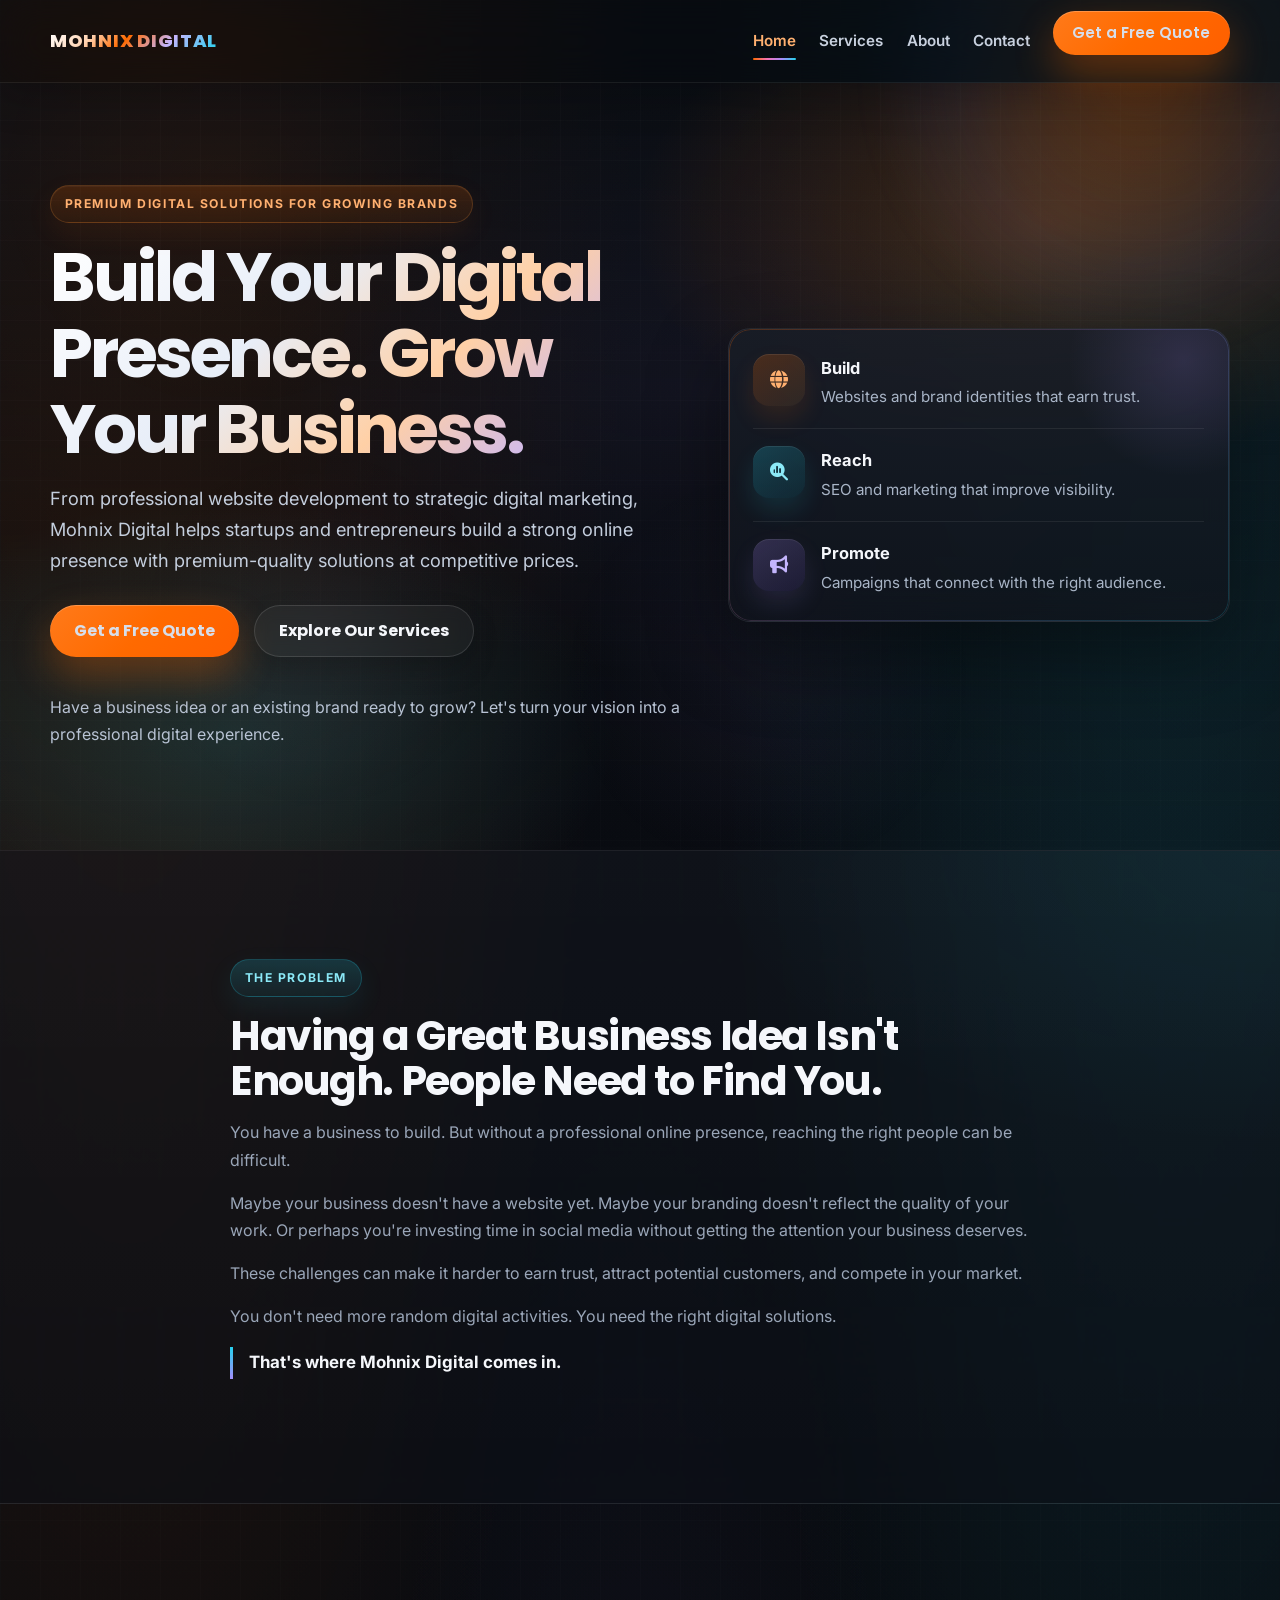
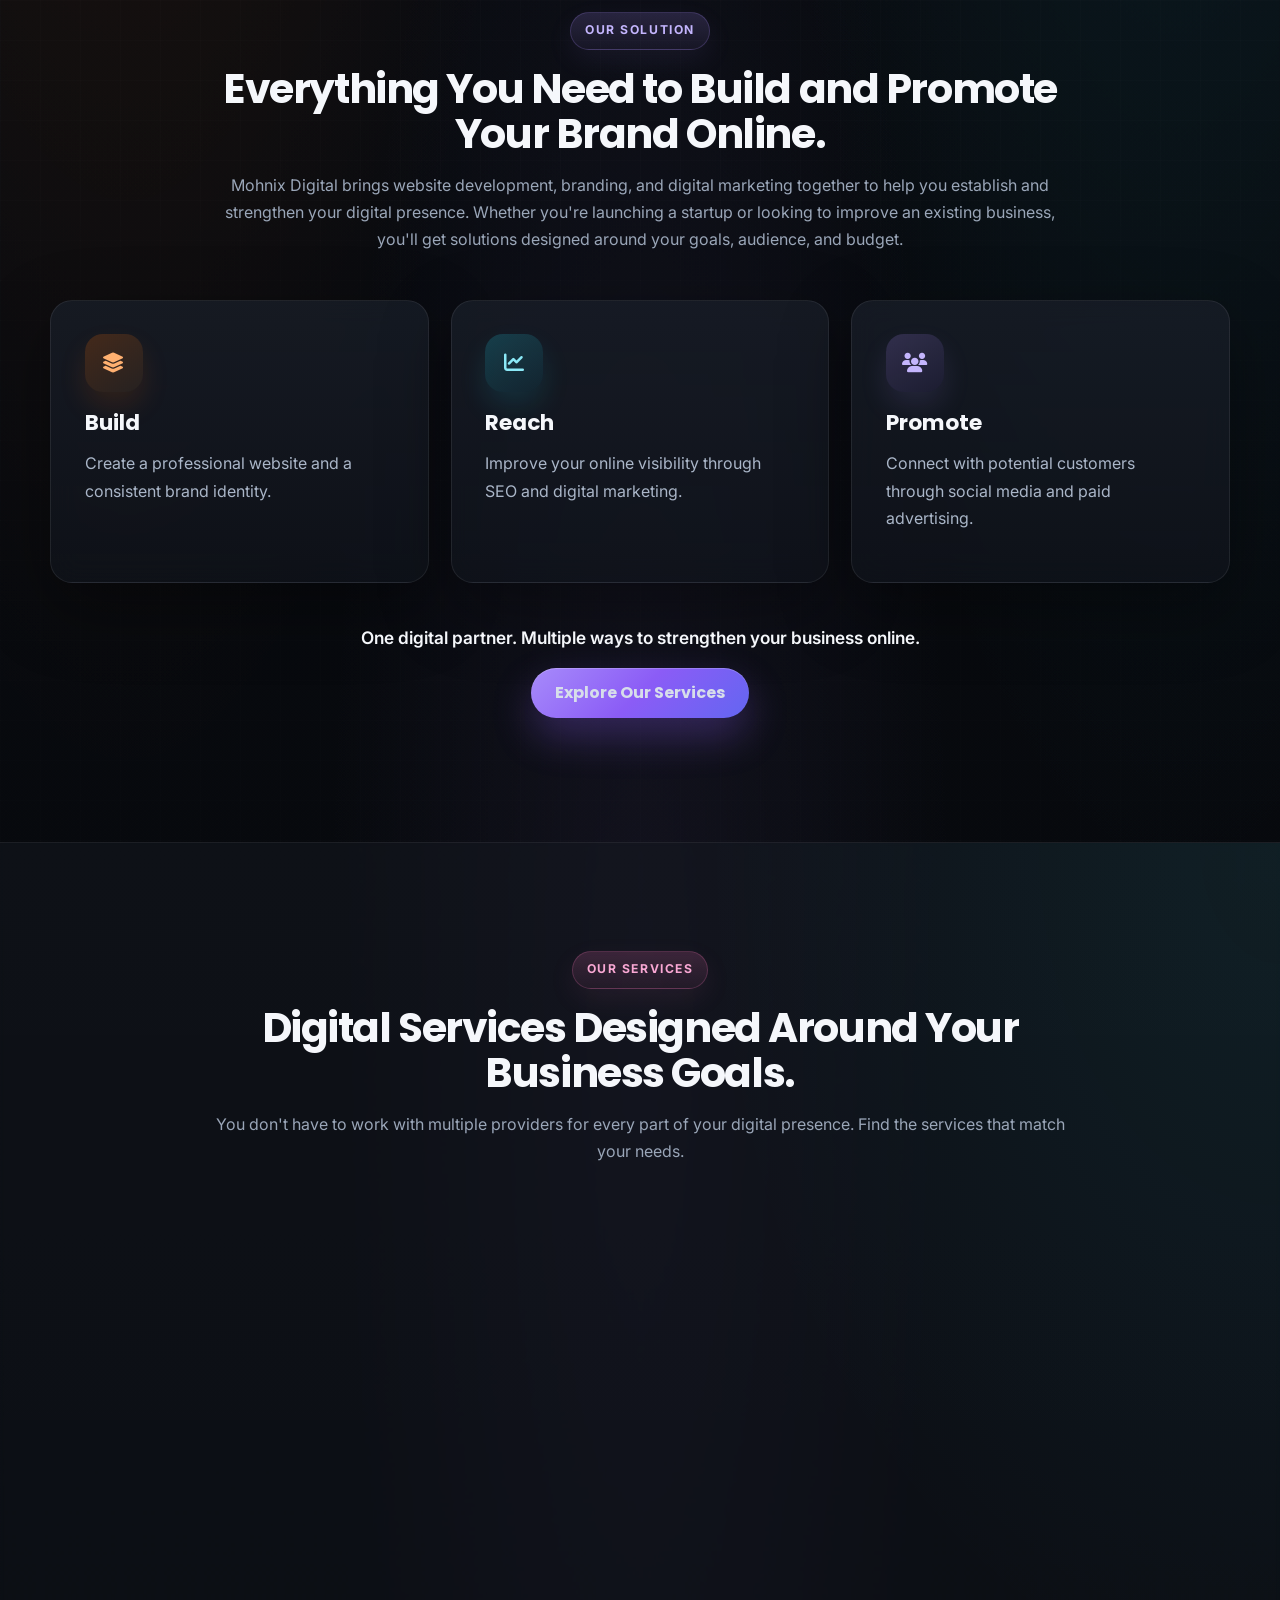
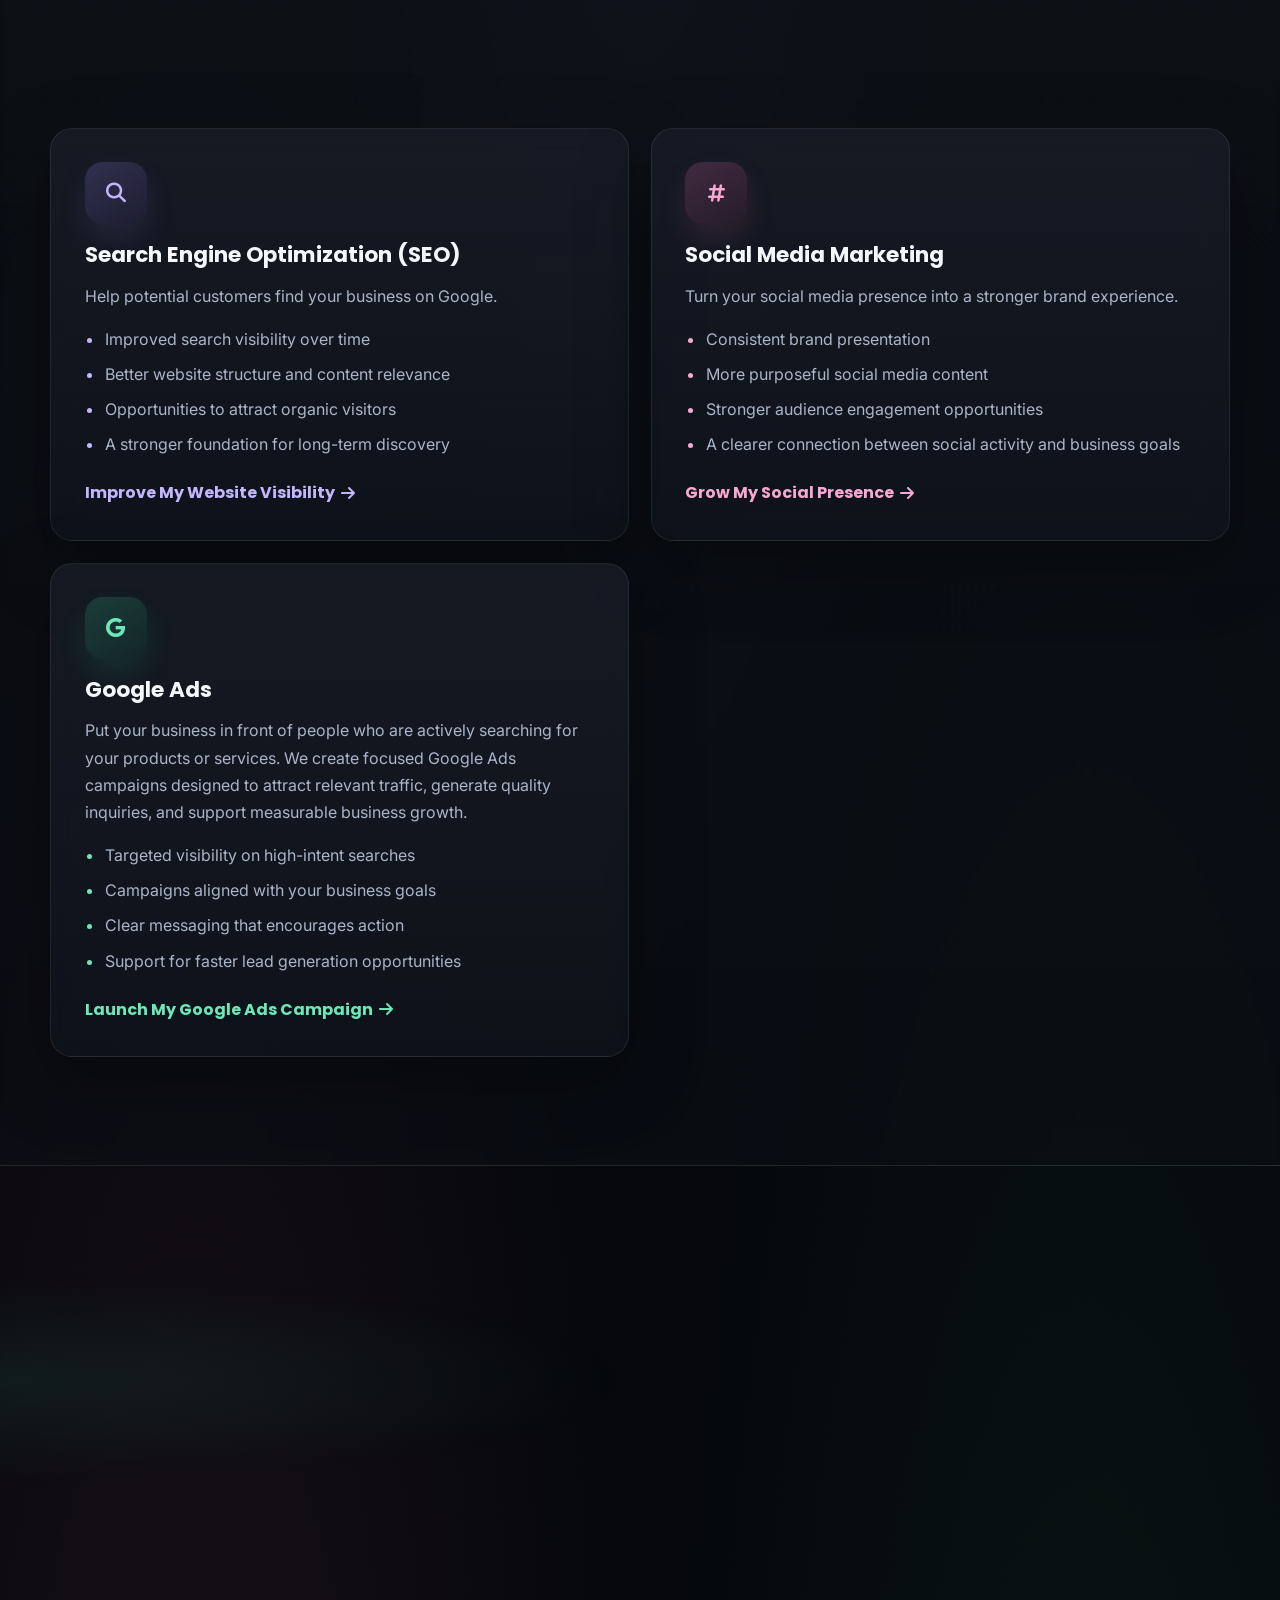
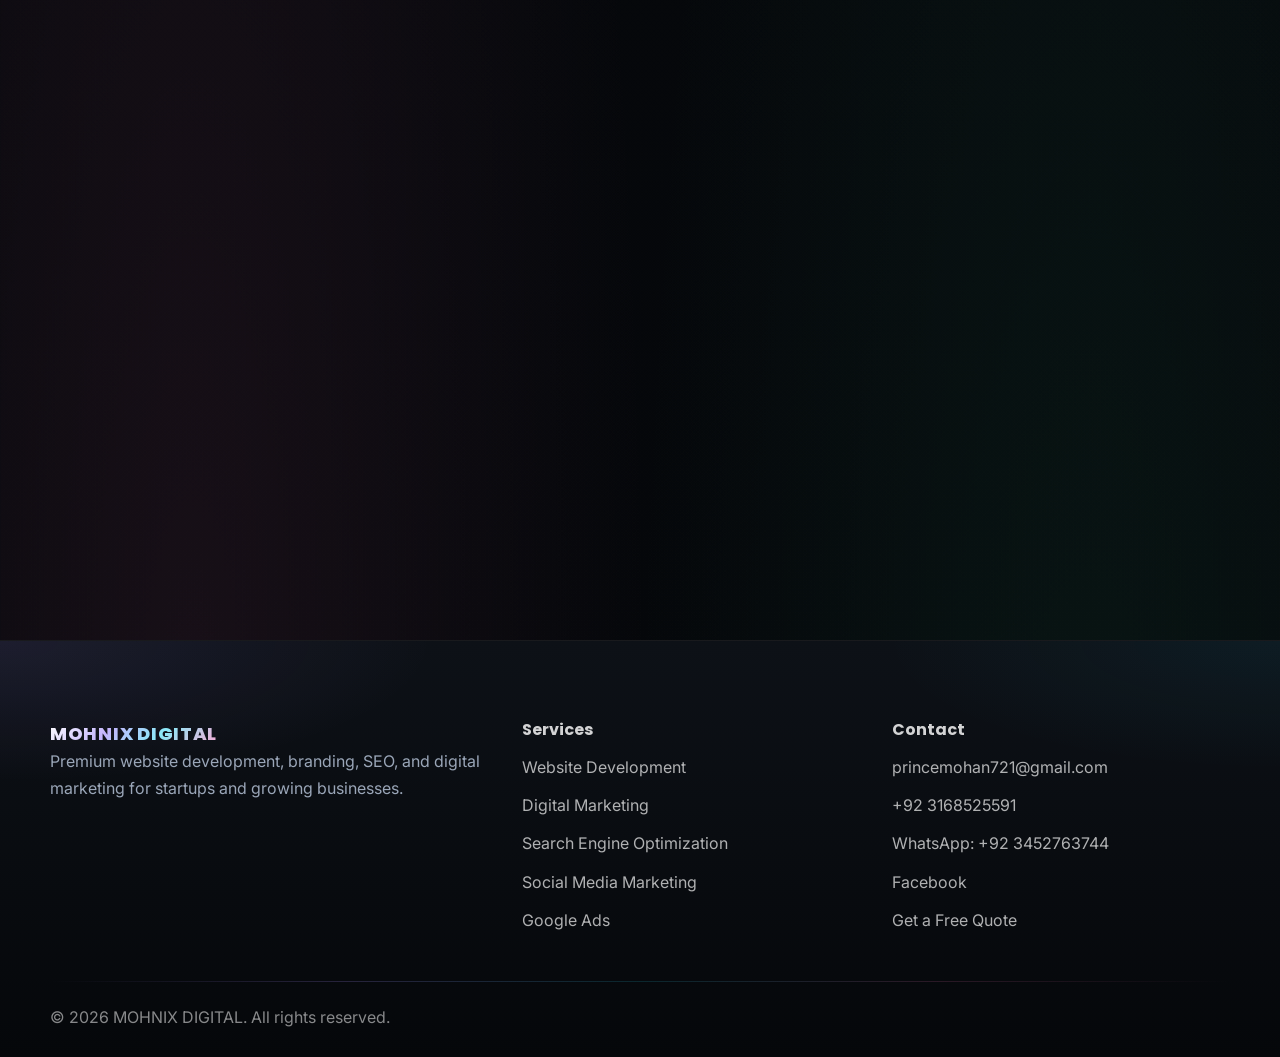
<file: index.html>
<!DOCTYPE html>
<html lang="en">
<head>
  <meta charset="UTF-8">
  <meta name="viewport" content="width=device-width, initial-scale=1.0">
  <meta name="theme-color" content="#07090d">
  <meta name="description" content="Mohnix Digital helps startups and entrepreneurs build a strong online presence with website development, branding, SEO, and digital marketing.">
  <title>MOHNIX DIGITAL | Build Your Digital Presence</title>
  <link rel="icon" href="favicon.svg" type="image/svg+xml">
  <link rel="preconnect" href="https://fonts.googleapis.com">
  <link rel="preconnect" href="https://fonts.gstatic.com" crossorigin>
  <link href="https://fonts.googleapis.com/css2?family=Inter:wght@400;500;600;700&family=Poppins:wght@500;600;700;800&display=swap" rel="stylesheet">
  <link rel="stylesheet" href="https://cdnjs.cloudflare.com/ajax/libs/font-awesome/6.5.2/css/all.min.css">
  <link rel="stylesheet" href="style.css">
</head>
<body>
  <header class="site-header">
    <div class="container nav-wrap">
      <a class="logo" href="index.html">MOHNIX DIGITAL</a>
      <button class="menu-toggle" aria-label="Toggle navigation" aria-expanded="false" aria-controls="site-nav">
        <span></span><span></span><span></span>
      </button>
      <nav class="site-nav" id="site-nav">
        <a href="index.html" class="active">Home</a>
        <a href="services.html">Services</a>
        <a href="#about">About</a>
        <a href="#quote">Contact</a>
        <a href="#quote" class="btn btn-primary nav-cta">Get a Free Quote</a>
      </nav>
    </div>
  </header>

  <main>
    <section class="hero">
      <div class="container hero-grid">
        <div class="hero-copy reveal">
          <p class="eyebrow">Premium Digital Solutions for Growing Brands</p>
          <h1>Build Your Digital Presence. Grow Your Business.</h1>
          <p class="lead">From professional website development to strategic digital marketing, Mohnix Digital helps startups and entrepreneurs build a strong online presence with premium-quality solutions at competitive prices.</p>
          <div class="hero-actions">
            <a href="#quote" class="btn btn-primary">Get a Free Quote</a>
            <a href="services.html" class="btn btn-secondary">Explore Our Services</a>
          </div>
          <p class="supporting">Have a business idea or an existing brand ready to grow? Let's turn your vision into a professional digital experience.</p>
        </div>
        <div class="hero-panel reveal">
          <div class="panel-card">
            <div class="panel-stat">
              <i class="fa-solid fa-globe"></i>
              <div>
                <strong>Build</strong>
                <span>Websites and brand identities that earn trust.</span>
              </div>
            </div>
            <div class="panel-stat">
              <i class="fa-solid fa-magnifying-glass-chart"></i>
              <div>
                <strong>Reach</strong>
                <span>SEO and marketing that improve visibility.</span>
              </div>
            </div>
            <div class="panel-stat">
              <i class="fa-solid fa-bullhorn"></i>
              <div>
                <strong>Promote</strong>
                <span>Campaigns that connect with the right audience.</span>
              </div>
            </div>
          </div>
        </div>
      </div>
    </section>

    <section class="section section-light" id="problem">
      <div class="container narrow reveal">
        <p class="eyebrow">The Problem</p>
        <h2>Having a Great Business Idea Isn't Enough. People Need to Find You.</h2>
        <p>You have a business to build. But without a professional online presence, reaching the right people can be difficult.</p>
        <p>Maybe your business doesn't have a website yet. Maybe your branding doesn't reflect the quality of your work. Or perhaps you're investing time in social media without getting the attention your business deserves.</p>
        <p>These challenges can make it harder to earn trust, attract potential customers, and compete in your market.</p>
        <p>You don't need more random digital activities. You need the right digital solutions.</p>
        <p class="highlight-text">That's where Mohnix Digital comes in.</p>
      </div>
    </section>

    <section class="section" id="solution">
      <div class="container">
        <div class="section-heading reveal">
          <p class="eyebrow">Our Solution</p>
          <h2>Everything You Need to Build and Promote Your Brand Online.</h2>
          <p>Mohnix Digital brings website development, branding, and digital marketing together to help you establish and strengthen your digital presence. Whether you're launching a startup or looking to improve an existing business, you'll get solutions designed around your goals, audience, and budget.</p>
        </div>
        <div class="solution-grid">
          <article class="feature-card reveal">
            <i class="fa-solid fa-layer-group"></i>
            <h3>Build</h3>
            <p>Create a professional website and a consistent brand identity.</p>
          </article>
          <article class="feature-card reveal">
            <i class="fa-solid fa-chart-line"></i>
            <h3>Reach</h3>
            <p>Improve your online visibility through SEO and digital marketing.</p>
          </article>
          <article class="feature-card reveal">
            <i class="fa-solid fa-users"></i>
            <h3>Promote</h3>
            <p>Connect with potential customers through social media and paid advertising.</p>
          </article>
        </div>
        <div class="solution-footer reveal">
          <p>One digital partner. Multiple ways to strengthen your business online.</p>
          <a href="services.html" class="btn btn-primary">Explore Our Services</a>
        </div>
      </div>
    </section>

    <section class="section section-light" id="services">
      <div class="container">
        <div class="section-heading reveal">
          <p class="eyebrow">Our Services</p>
          <h2>Digital Services Designed Around Your Business Goals.</h2>
          <p>You don't have to work with multiple providers for every part of your digital presence. Find the services that match your needs.</p>
        </div>
        <div class="services-grid">
          <article class="service-card reveal">
            <div class="service-icon"><i class="fa-solid fa-laptop-code"></i></div>
            <h3>Website Development</h3>
            <p>Your website should make people take your business seriously. We develop professional websites that communicate your value, present your services clearly, and make it easier for potential customers to take action.</p>
            <ul>
              <li>A professional first impression</li>
              <li>A website structured around your business goals</li>
              <li>Clear information about your products and services</li>
              <li>A convenient way for visitors to contact you</li>
            </ul>
            <a href="services.html#quote" class="text-link">Get a Website Quote <i class="fa-solid fa-arrow-right"></i></a>
          </article>

          <article class="service-card reveal">
            <div class="service-icon"><i class="fa-solid fa-bullseye"></i></div>
            <h3>Digital Marketing</h3>
            <p>Reach the people who are most likely to need what you offer.</p>
            <ul>
              <li>Better alignment between marketing and business goals</li>
              <li>More consistent brand communication</li>
              <li>Opportunities to attract relevant audiences</li>
              <li>A clearer direction for your online promotion</li>
            </ul>
            <a href="services.html#quote" class="text-link">Discuss Your Marketing Needs <i class="fa-solid fa-arrow-right"></i></a>
          </article>

          <article class="service-card reveal">
            <div class="service-icon"><i class="fa-solid fa-magnifying-glass"></i></div>
            <h3>Search Engine Optimization (SEO)</h3>
            <p>Help potential customers find your business on Google.</p>
            <ul>
              <li>Improved search visibility over time</li>
              <li>Better website structure and content relevance</li>
              <li>Opportunities to attract organic visitors</li>
              <li>A stronger foundation for long-term discovery</li>
            </ul>
            <a href="services.html#quote" class="text-link">Improve My Website Visibility <i class="fa-solid fa-arrow-right"></i></a>
          </article>

          <article class="service-card reveal">
            <div class="service-icon"><i class="fa-solid fa-hashtag"></i></div>
            <h3>Social Media Marketing</h3>
            <p>Turn your social media presence into a stronger brand experience.</p>
            <ul>
              <li>Consistent brand presentation</li>
              <li>More purposeful social media content</li>
              <li>Stronger audience engagement opportunities</li>
              <li>A clearer connection between social activity and business goals</li>
            </ul>
            <a href="services.html#quote" class="text-link">Grow My Social Presence <i class="fa-solid fa-arrow-right"></i></a>
          </article>

          <article class="service-card reveal">
            <div class="service-icon"><i class="fa-brands fa-google"></i></div>
            <h3>Google Ads</h3>
            <p>Put your business in front of people who are actively searching for your products or services. We create focused Google Ads campaigns designed to attract relevant traffic, generate quality inquiries, and support measurable business growth.</p>
            <ul>
              <li>Targeted visibility on high-intent searches</li>
              <li>Campaigns aligned with your business goals</li>
              <li>Clear messaging that encourages action</li>
              <li>Support for faster lead generation opportunities</li>
            </ul>
            <a href="services.html#quote" class="text-link">Launch My Google Ads Campaign <i class="fa-solid fa-arrow-right"></i></a>
          </article>
        </div>
      </div>
    </section>

    <section class="section" id="about">
      <div class="container narrow reveal">
        <p class="eyebrow">About</p>
        <h2>About Mohnix Digital</h2>
        <p>Mohnix Digital helps startups and entrepreneurs build a strong online presence with premium-quality digital solutions at competitive prices. We combine thoughtful design, clear messaging, and practical marketing support to help businesses look credible, reach the right audience, and grow with confidence.</p>
      </div>
    </section>

    <section class="section" id="quote">
      <div class="container reveal">
        <div class="quote-card">
          <div class="quote-copy">
            <p class="eyebrow">Get a Free Quote</p>
            <h2>Tell us what your business needs. We’ll help you choose the right digital solution.</h2>
            <p>Reach out for website development, SEO, social media marketing, digital marketing, or Google Ads support.</p>
          </div>
          <div class="quote-contact">
            <p><i class="fa-solid fa-envelope"></i> <a href="mailto:princemohan721@gmail.com">princemohan721@gmail.com</a></p>
            <p><i class="fa-solid fa-phone"></i> <a href="tel:+923168525591">+92 3168525591</a></p>
            <p><i class="fa-brands fa-whatsapp"></i> <a href="https://wa.me/923452763744" target="_blank" rel="noopener noreferrer">WhatsApp: +92 3452763744</a></p>
            <p><i class="fa-brands fa-facebook-f"></i> <a href="https://www.facebook.com/prince.mohan.32081?mibextid=ZbWKwL" target="_blank" rel="noopener noreferrer">Facebook</a></p>
            <p>Al-Haram Hotel Sohrab Katrak Road, Saddar, Karachi</p>
            <a href="mailto:princemohan721@gmail.com" class="btn btn-primary">Get a Free Quote</a>
          </div>
        </div>
      </div>
    </section>
  </main>

  <footer class="site-footer">
    <div class="container footer-grid">
      <div>
        <a class="logo footer-logo" href="index.html">MOHNIX DIGITAL</a>
        <p>Premium website development, branding, SEO, and digital marketing for startups and growing businesses.</p>
      </div>
      <div>
        <h4>Services</h4>
        <ul class="footer-links">
          <li><a href="services.html">Website Development</a></li>
          <li><a href="services.html">Digital Marketing</a></li>
          <li><a href="services.html">Search Engine Optimization</a></li>
          <li><a href="services.html">Social Media Marketing</a></li>
          <li><a href="services.html">Google Ads</a></li>
        </ul>
      </div>
      <div>
        <h4>Contact</h4>
        <ul class="footer-links">
          <li><a href="mailto:princemohan721@gmail.com">princemohan721@gmail.com</a></li>
          <li><a href="tel:+923168525591">+92 3168525591</a></li>
          <li><a href="https://wa.me/923452763744" target="_blank" rel="noopener noreferrer">WhatsApp: +92 3452763744</a></li>
          <li><a href="https://www.facebook.com/prince.mohan.32081?mibextid=ZbWKwL" target="_blank" rel="noopener noreferrer">Facebook</a></li>
          <li><a href="#quote">Get a Free Quote</a></li>
        </ul>
      </div>
    </div>
    <div class="container footer-bottom">
      <p>&copy; <span id="year"></span> MOHNIX DIGITAL. All rights reserved.</p>
    </div>
  </footer>

  <script src="script.js"></script>
</body>
</html>
</file>
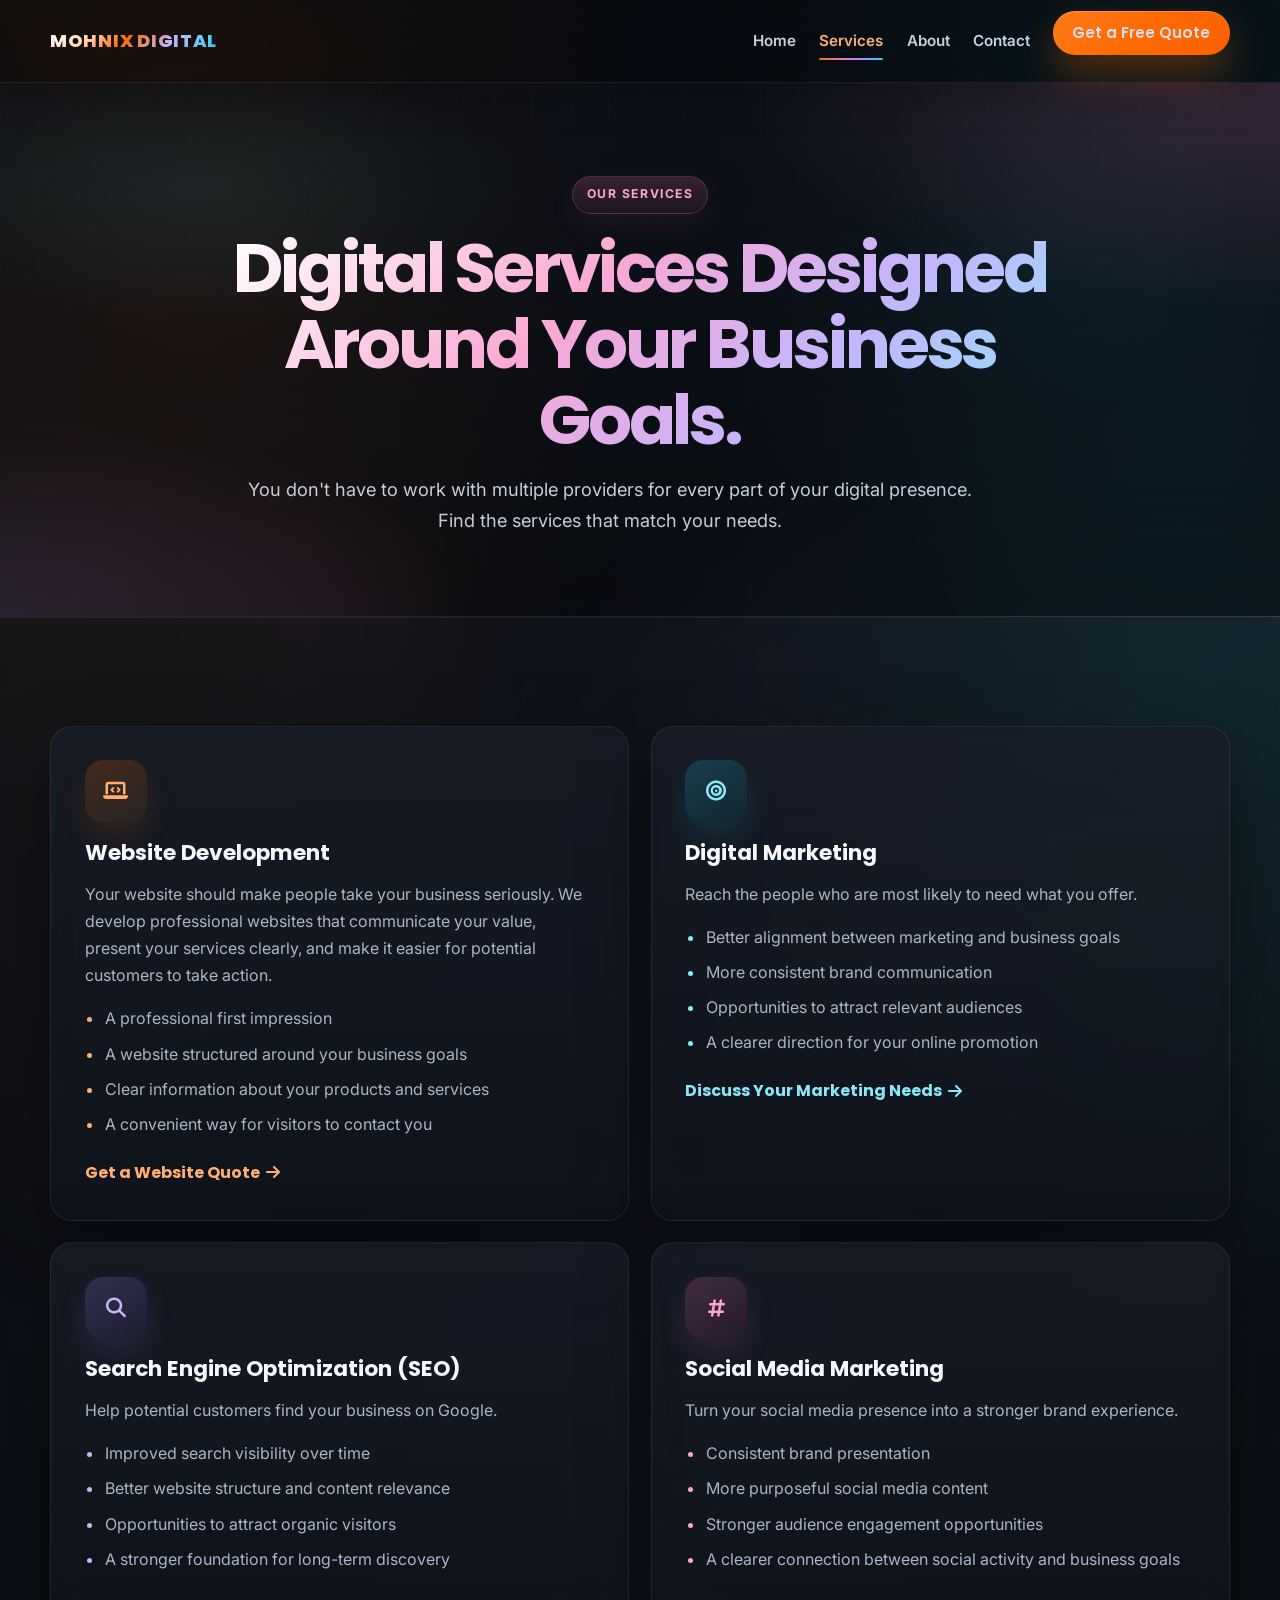
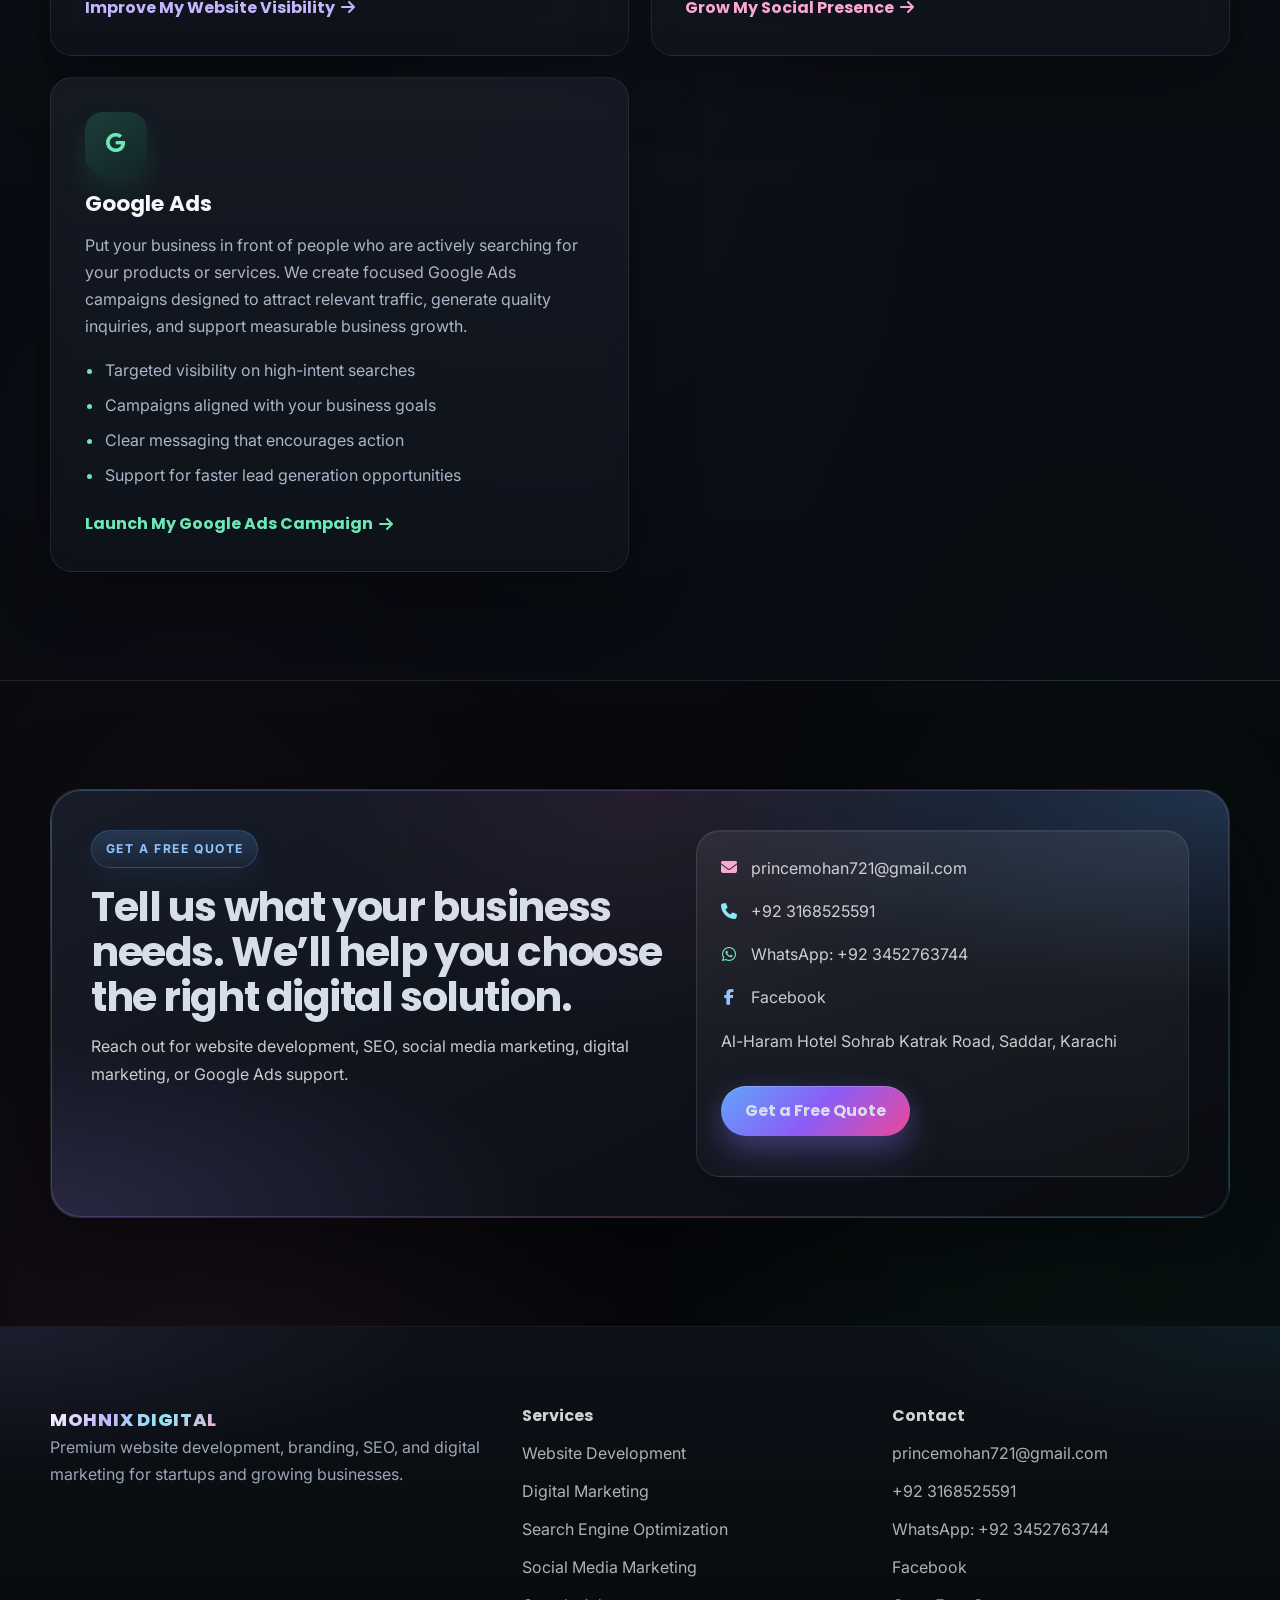
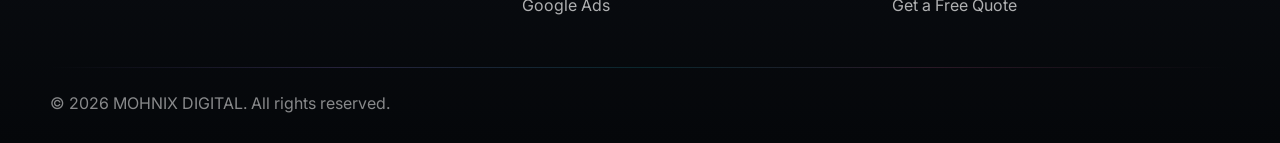
<file: services.html>
<!DOCTYPE html>
<html lang="en">
<head>
  <meta charset="UTF-8">
  <meta name="viewport" content="width=device-width, initial-scale=1.0">
  <meta name="theme-color" content="#07090d">
  <meta name="description" content="Explore Mohnix Digital services: website development, digital marketing, SEO, social media marketing, and Google Ads.">
  <title>Services | MOHNIX DIGITAL</title>
  <link rel="icon" href="favicon.svg" type="image/svg+xml">
  <link rel="preconnect" href="https://fonts.googleapis.com">
  <link rel="preconnect" href="https://fonts.gstatic.com" crossorigin>
  <link href="https://fonts.googleapis.com/css2?family=Inter:wght@400;500;600;700&family=Poppins:wght@500;600;700;800&display=swap" rel="stylesheet">
  <link rel="stylesheet" href="https://cdnjs.cloudflare.com/ajax/libs/font-awesome/6.5.2/css/all.min.css">
  <link rel="stylesheet" href="style.css">
</head>
<body>
  <header class="site-header">
    <div class="container nav-wrap">
      <a class="logo" href="index.html">MOHNIX DIGITAL</a>
      <button class="menu-toggle" aria-label="Toggle navigation" aria-expanded="false" aria-controls="site-nav">
        <span></span><span></span><span></span>
      </button>
      <nav class="site-nav" id="site-nav">
        <a href="index.html">Home</a>
        <a href="services.html" class="active">Services</a>
        <a href="index.html#about">About</a>
        <a href="index.html#quote">Contact</a>
        <a href="index.html#quote" class="btn btn-primary nav-cta">Get a Free Quote</a>
      </nav>
    </div>
  </header>

  <main>
    <section class="page-hero">
      <div class="container narrow reveal">
        <p class="eyebrow">Our Services</p>
        <h1>Digital Services Designed Around Your Business Goals.</h1>
        <p class="lead">You don't have to work with multiple providers for every part of your digital presence. Find the services that match your needs.</p>
      </div>
    </section>

    <section class="section section-light">
      <div class="container">
        <div class="services-grid">
          <article class="service-card reveal">
            <div class="service-icon"><i class="fa-solid fa-laptop-code"></i></div>
            <h3>Website Development</h3>
            <p>Your website should make people take your business seriously. We develop professional websites that communicate your value, present your services clearly, and make it easier for potential customers to take action.</p>
            <ul>
              <li>A professional first impression</li>
              <li>A website structured around your business goals</li>
              <li>Clear information about your products and services</li>
              <li>A convenient way for visitors to contact you</li>
            </ul>
            <a href="index.html#quote" class="text-link">Get a Website Quote <i class="fa-solid fa-arrow-right"></i></a>
          </article>

          <article class="service-card reveal">
            <div class="service-icon"><i class="fa-solid fa-bullseye"></i></div>
            <h3>Digital Marketing</h3>
            <p>Reach the people who are most likely to need what you offer.</p>
            <ul>
              <li>Better alignment between marketing and business goals</li>
              <li>More consistent brand communication</li>
              <li>Opportunities to attract relevant audiences</li>
              <li>A clearer direction for your online promotion</li>
            </ul>
            <a href="index.html#quote" class="text-link">Discuss Your Marketing Needs <i class="fa-solid fa-arrow-right"></i></a>
          </article>

          <article class="service-card reveal">
            <div class="service-icon"><i class="fa-solid fa-magnifying-glass"></i></div>
            <h3>Search Engine Optimization (SEO)</h3>
            <p>Help potential customers find your business on Google.</p>
            <ul>
              <li>Improved search visibility over time</li>
              <li>Better website structure and content relevance</li>
              <li>Opportunities to attract organic visitors</li>
              <li>A stronger foundation for long-term discovery</li>
            </ul>
            <a href="index.html#quote" class="text-link">Improve My Website Visibility <i class="fa-solid fa-arrow-right"></i></a>
          </article>

          <article class="service-card reveal">
            <div class="service-icon"><i class="fa-solid fa-hashtag"></i></div>
            <h3>Social Media Marketing</h3>
            <p>Turn your social media presence into a stronger brand experience.</p>
            <ul>
              <li>Consistent brand presentation</li>
              <li>More purposeful social media content</li>
              <li>Stronger audience engagement opportunities</li>
              <li>A clearer connection between social activity and business goals</li>
            </ul>
            <a href="index.html#quote" class="text-link">Grow My Social Presence <i class="fa-solid fa-arrow-right"></i></a>
          </article>

          <article class="service-card reveal">
            <div class="service-icon"><i class="fa-brands fa-google"></i></div>
            <h3>Google Ads</h3>
            <p>Put your business in front of people who are actively searching for your products or services. We create focused Google Ads campaigns designed to attract relevant traffic, generate quality inquiries, and support measurable business growth.</p>
            <ul>
              <li>Targeted visibility on high-intent searches</li>
              <li>Campaigns aligned with your business goals</li>
              <li>Clear messaging that encourages action</li>
              <li>Support for faster lead generation opportunities</li>
            </ul>
            <a href="index.html#quote" class="text-link">Launch My Google Ads Campaign <i class="fa-solid fa-arrow-right"></i></a>
          </article>
        </div>
      </div>
    </section>

    <section class="section" id="quote">
      <div class="container reveal">
        <div class="quote-card">
          <div class="quote-copy">
            <p class="eyebrow">Get a Free Quote</p>
            <h2>Tell us what your business needs. We’ll help you choose the right digital solution.</h2>
            <p>Reach out for website development, SEO, social media marketing, digital marketing, or Google Ads support.</p>
          </div>
          <div class="quote-contact">
            <p><i class="fa-solid fa-envelope"></i> <a href="mailto:princemohan721@gmail.com">princemohan721@gmail.com</a></p>
            <p><i class="fa-solid fa-phone"></i> <a href="tel:+923168525591">+92 3168525591</a></p>
            <p><i class="fa-brands fa-whatsapp"></i> <a href="https://wa.me/923452763744" target="_blank" rel="noopener noreferrer">WhatsApp: +92 3452763744</a></p>
            <p><i class="fa-brands fa-facebook-f"></i> <a href="https://www.facebook.com/prince.mohan.32081?mibextid=ZbWKwL" target="_blank" rel="noopener noreferrer">Facebook</a></p>
            <p>Al-Haram Hotel Sohrab Katrak Road, Saddar, Karachi</p>
            <a href="mailto:princemohan721@gmail.com" class="btn btn-primary">Get a Free Quote</a>
          </div>
        </div>
      </div>
    </section>
  </main>

  <footer class="site-footer">
    <div class="container footer-grid">
      <div>
        <a class="logo footer-logo" href="index.html">MOHNIX DIGITAL</a>
        <p>Premium website development, branding, SEO, and digital marketing for startups and growing businesses.</p>
      </div>
      <div>
        <h4>Services</h4>
        <ul class="footer-links">
          <li><a href="services.html">Website Development</a></li>
          <li><a href="services.html">Digital Marketing</a></li>
          <li><a href="services.html">Search Engine Optimization</a></li>
          <li><a href="services.html">Social Media Marketing</a></li>
          <li><a href="services.html">Google Ads</a></li>
        </ul>
      </div>
      <div>
        <h4>Contact</h4>
        <ul class="footer-links">
          <li><a href="mailto:princemohan721@gmail.com">princemohan721@gmail.com</a></li>
          <li><a href="tel:+923168525591">+92 3168525591</a></li>
          <li><a href="https://wa.me/923452763744" target="_blank" rel="noopener noreferrer">WhatsApp: +92 3452763744</a></li>
          <li><a href="https://www.facebook.com/prince.mohan.32081?mibextid=ZbWKwL" target="_blank" rel="noopener noreferrer">Facebook</a></li>
          <li><a href="index.html#quote">Get a Free Quote</a></li>
        </ul>
      </div>
    </div>
    <div class="container footer-bottom">
      <p>&copy; <span id="year"></span> MOHNIX DIGITAL. All rights reserved.</p>
    </div>
  </footer>

  <script src="script.js"></script>
</body>
</html>
</file>
<file: style.css>
:root {
  --primary: #ff6a00;
  --primary-dark: #ff5500;
  --accent: #ff9a3d;
  --cyan: #22d3ee;
  --cyan-dark: #06b6d4;
  --violet: #a78bfa;
  --violet-dark: #8b5cf6;
  --pink: #f472b6;
  --pink-dark: #ec4899;
  --emerald: #34d399;
  --emerald-dark: #10b981;
  --blue: #60a5fa;
  --blue-dark: #3b82f6;
  --bg: #07090d;
  --bg-elevated: #0f1218;
  --surface: rgba(18, 22, 30, 0.72);
  --surface-solid: #141821;
  --ink: #f5f7fb;
  --text: #d7deea;
  --muted: #9aa6b8;
  --border: rgba(255, 255, 255, 0.08);
  --border-strong: rgba(255, 255, 255, 0.12);
  --shadow: 0 24px 70px rgba(0, 0, 0, 0.35);
  --shadow-lg: 0 38px 100px rgba(0, 0, 0, 0.45);
  --radius: 22px;
  --container: 1180px;
}

* { box-sizing: border-box; }
html { scroll-behavior: smooth; color-scheme: dark; }
body {
  margin: 0;
  font-family: "Inter", sans-serif;
  color: var(--text);
  line-height: 1.7;
  background:
    radial-gradient(ellipse at 10% -8%, rgba(255, 106, 0, 0.16), transparent 32%),
    radial-gradient(ellipse at 92% 5%, rgba(34, 211, 238, 0.12), transparent 28%),
    radial-gradient(ellipse at 50% 45%, rgba(167, 139, 250, 0.07), transparent 35%),
    radial-gradient(ellipse at 15% 95%, rgba(244, 114, 182, 0.08), transparent 30%),
    radial-gradient(ellipse at 85% 100%, rgba(52, 211, 153, 0.07), transparent 30%),
    linear-gradient(180deg, #0b0e14 0%, #07090d 45%, #05070a 100%);
  min-height: 100vh;
  position: relative;
}
body::before {
  content: "";
  position: fixed;
  inset: 0;
  z-index: -2;
  background:
    radial-gradient(circle at 18% 20%, rgba(255,106,0,0.08), transparent 18%),
    radial-gradient(circle at 82% 25%, rgba(34,211,238,0.07), transparent 16%),
    radial-gradient(circle at 60% 75%, rgba(167,139,250,0.06), transparent 20%),
    radial-gradient(circle at 25% 70%, rgba(244,114,182,0.04), transparent 16%);
  pointer-events: none;
}
body::after {
  content: "";
  position: fixed;
  inset: 0;
  z-index: -1;
  opacity: 0.3;
  background-image:
    linear-gradient(rgba(255,255,255,0.028) 1px, transparent 1px),
    linear-gradient(90deg, rgba(255,255,255,0.028) 1px, transparent 1px);
  background-size: 44px 44px;
  mask-image: radial-gradient(circle at center, black 30%, transparent 92%);
  pointer-events: none;
}

img { max-width: 100%; display: block; }
a { color: inherit; text-decoration: none; }
ul { margin: 0; padding-left: 1.2rem; }
h1, h2, h3, h4, .logo, .btn {
  font-family: "Poppins", sans-serif;
  line-height: 1.1;
  margin: 0 0 1rem;
}
h1 { font-size: clamp(2.55rem, 5.4vw, 4.9rem); letter-spacing: -0.045em; color: var(--ink); }
h2 { font-size: clamp(1.9rem, 3.2vw, 3.2rem); letter-spacing: -0.035em; color: var(--ink); }
h3 { font-size: 1.35rem; color: var(--ink); }
p { margin: 0 0 1rem; color: var(--muted); }

.container {
  width: min(calc(100% - 2rem), var(--container));
  margin: 0 auto;
}
.narrow { max-width: 820px; }
.section { padding: 6.75rem 0; position: relative; }
.section-light {
  background:
    linear-gradient(180deg, rgba(255,255,255,0.018), rgba(255,255,255,0)),
    radial-gradient(ellipse at 100% 0%, rgba(34,211,238,0.07), transparent 32%),
    rgba(13, 17, 24, 0.5);
  border-top: 1px solid var(--border);
  border-bottom: 1px solid var(--border);
  backdrop-filter: blur(2px);
}
.section-dark {
  background:
    radial-gradient(ellipse at top right, rgba(167,139,250,0.18), transparent 30%),
    radial-gradient(ellipse at bottom left, rgba(255,106,0,0.12), transparent 28%),
    linear-gradient(165deg, #141923 0%, #0d1016 52%, #07090d 100%);
  color: var(--white);
  border-top: 1px solid var(--border);
  border-bottom: 1px solid var(--border);
}
.section-dark p { color: rgba(255,255,255,0.76); }
.eyebrow {
  display: inline-flex;
  align-items: center;
  gap: 0.45rem;
  margin-bottom: 1rem;
  padding: 0.48rem 0.85rem;
  border-radius: 999px;
  font-size: 0.76rem;
  font-weight: 700;
  letter-spacing: 0.13em;
  text-transform: uppercase;
  color: #ffb070;
  background: linear-gradient(180deg, rgba(255,106,0,0.18), rgba(255,106,0,0.08));
  border: 1px solid rgba(255,154,61,0.2);
  box-shadow: 0 10px 28px rgba(255,106,0,0.08), inset 0 1px 0 rgba(255,255,255,0.04);
}
.lead { font-size: 1.14rem; color: #c4cedd; max-width: 760px; }
.highlight-text {
  color: var(--ink);
  font-weight: 700;
  font-size: 1.06rem;
  padding: 0.1rem 0 0.1rem 1rem;
  border-left: 3px solid;
  border-image: linear-gradient(180deg, var(--cyan), var(--violet)) 1;
}

/* Section-specific accent overrides */
#problem .eyebrow, #problem.section-light .eyebrow {
  color: #8be9f7;
  background: linear-gradient(180deg, rgba(34,211,238,0.18), rgba(34,211,238,0.07));
  border-color: rgba(34,211,238,0.22);
  box-shadow: 0 10px 28px rgba(34,211,238,0.08);
}
#solution .eyebrow {
  color: #c4b5fd;
  background: linear-gradient(180deg, rgba(167,139,250,0.18), rgba(167,139,250,0.07));
  border-color: rgba(167,139,250,0.22);
  box-shadow: 0 10px 28px rgba(167,139,250,0.08);
}
#services .eyebrow, .page-hero .eyebrow {
  color: #f9a8d4;
  background: linear-gradient(180deg, rgba(244,114,182,0.18), rgba(244,114,182,0.07));
  border-color: rgba(244,114,182,0.22);
  box-shadow: 0 10px 28px rgba(244,114,182,0.08);
}
#about .eyebrow {
  color: #6ee7b7;
  background: linear-gradient(180deg, rgba(52,211,153,0.18), rgba(52,211,153,0.07));
  border-color: rgba(52,211,153,0.22);
  box-shadow: 0 10px 28px rgba(52,211,153,0.08);
}
#quote .eyebrow, .quote-card .eyebrow {
  color: #93c5fd;
  background: linear-gradient(180deg, rgba(96,165,250,0.2), rgba(96,165,250,0.08));
  border-color: rgba(96,165,250,0.24);
  box-shadow: 0 10px 28px rgba(96,165,250,0.08);
}

.site-header {
  position: sticky;
  top: 0;
  z-index: 50;
  background: rgba(8, 10, 14, 0.62);
  backdrop-filter: blur(20px) saturate(140%);
  border-bottom: 1px solid rgba(255,255,255,0.07);
  box-shadow: 0 12px 40px rgba(0,0,0,0.22);
}
.nav-wrap {
  display: flex;
  align-items: center;
  justify-content: space-between;
  min-height: 82px;
  gap: 1rem;
}
.logo {
  font-size: 1.14rem;
  font-weight: 800;
  letter-spacing: 0.04em;
  margin: 0;
  background: linear-gradient(135deg, #ffffff 0%, #ffd2b0 25%, var(--primary) 45%, #c4b5fd 70%, var(--cyan) 100%);
  -webkit-background-clip: text;
  background-clip: text;
  color: transparent;
}
.site-nav {
  display: flex;
  align-items: center;
  gap: 1.45rem;
}
.site-nav a {
  font-size: 0.95rem;
  font-weight: 600;
  color: #c8d1df;
  position: relative;
  transition: color 0.2s ease;
}
.site-nav a:not(.btn)::after {
  content: "";
  position: absolute;
  left: 0;
  bottom: -0.38rem;
  width: 100%;
  height: 2px;
  border-radius: 2px;
  background: linear-gradient(90deg, var(--primary), var(--pink), var(--violet), var(--cyan));
  transform: scaleX(0);
  transform-origin: left;
  transition: transform 0.24s ease;
}
.site-nav a.active, .site-nav a:hover { color: #ffb070; }
.site-nav a.active::after, .site-nav a:not(.btn):hover::after { transform: scaleX(1); }
.menu-toggle {
  display: none;
  width: 46px;
  height: 46px;
  border: 1px solid var(--border-strong);
  border-radius: 14px;
  background: rgba(255,255,255,0.04);
  cursor: pointer;
  padding: 10px;
  box-shadow: 0 10px 24px rgba(0,0,0,0.18);
}
.menu-toggle span {
  display: block;
  height: 2px;
  background: var(--ink);
  margin: 6px 0;
  transition: 0.25s ease;
  border-radius: 2px;
}

.btn {
  display: inline-flex;
  align-items: center;
  justify-content: center;
  gap: 0.5rem;
  padding: 1rem 1.5rem;
  border-radius: 999px;
  font-weight: 700;
  transition: transform 0.22s ease, box-shadow 0.22s ease, background 0.22s ease, color 0.22s ease, border-color 0.22s ease, filter 0.22s ease;
  position: relative;
}
.btn:hover { transform: translateY(-3px); }
.btn-primary {
  background: linear-gradient(135deg, #ff7a1a 0%, var(--primary) 50%, #ff5f00 100%);
  color: var(--white);
  box-shadow: 0 18px 40px rgba(255,106,0,0.32), inset 0 1px 0 rgba(255,255,255,0.22);
}
.btn-primary:hover {
  box-shadow: 0 24px 50px rgba(255,106,0,0.4), inset 0 1px 0 rgba(255,255,255,0.22);
  filter: saturate(1.06);
}
.btn-secondary {
  background: rgba(255,255,255,0.04);
  color: var(--ink);
  border: 1px solid var(--border-strong);
  box-shadow: 0 12px 28px rgba(0,0,0,0.16);
  backdrop-filter: blur(8px);
}
.btn-secondary:hover {
  border-color: rgba(34,211,238,0.35);
  color: #8be9f7;
  background: rgba(34,211,238,0.06);
  box-shadow: 0 18px 36px rgba(0,0,0,0.22);
}
.nav-cta { color: var(--white) !important; padding: 0.84rem 1.22rem; }
.nav-cta::after { display: none !important; }

.hero {
  padding: 6.4rem 0 5.4rem;
  overflow: hidden;
  background:
    radial-gradient(ellipse at 82% 18%, rgba(255,106,0,0.22), transparent 28%),
    radial-gradient(ellipse at 18% 85%, rgba(34,211,238,0.14), transparent 26%),
    radial-gradient(ellipse at 55% 40%, rgba(167,139,250,0.06), transparent 45%),
    linear-gradient(180deg, rgba(12,15,21,0.65) 0%, rgba(7,9,13,0.2) 55%, rgba(7,9,13,0) 100%);
}
.hero::before {
  content: "";
  position: absolute;
  width: 560px;
  height: 560px;
  top: -200px;
  right: -140px;
  border-radius: 50%;
  background: radial-gradient(circle, rgba(255,106,0,0.2), rgba(167,139,250,0.06) 48%, transparent 70%);
  filter: blur(14px);
  pointer-events: none;
}
.hero::after {
  content: "";
  position: absolute;
  inset: 0;
  background-image:
    linear-gradient(rgba(255,255,255,0.026) 1px, transparent 1px),
    linear-gradient(90deg, rgba(255,255,255,0.026) 1px, transparent 1px);
  background-size: 40px 40px;
  mask-image: linear-gradient(180deg, rgba(0,0,0,0.55), transparent 90%);
  pointer-events: none;
}
.hero-grid {
  display: grid;
  grid-template-columns: 1.12fr 0.88fr;
  gap: 2.4rem;
  align-items: center;
  position: relative;
  z-index: 1;
}
.hero-copy h1 {
  background: linear-gradient(135deg, #ffffff 0%, #e8eef8 35%, #ffd0a6 60%, #c4b5fd 85%, #8be9f7 100%);
  -webkit-background-clip: text;
  background-clip: text;
  color: transparent;
}
.hero-actions {
  display: flex;
  flex-wrap: wrap;
  gap: 0.95rem;
  margin: 1.8rem 0 1.3rem;
}
.supporting { max-width: 700px; font-size: 1rem; color: #b8c3d4; }

.panel-card, .feature-card, .service-card, .about-highlight {
  background: linear-gradient(180deg, rgba(24, 29, 39, 0.82), rgba(16, 20, 28, 0.72));
  border: 1px solid var(--border);
  border-radius: var(--radius);
  box-shadow: var(--shadow);
  backdrop-filter: blur(14px);
}
.panel-card {
  padding: 1.55rem;
  position: relative;
  overflow: hidden;
  box-shadow: 0 30px 80px rgba(0,0,0,0.38);
}
.panel-card::before {
  content: "";
  position: absolute;
  top: -30%;
  right: -15%;
  width: 240px;
  height: 240px;
  background: radial-gradient(circle, rgba(167,139,250,0.16), transparent 68%);
  pointer-events: none;
}
.panel-card::after {
  content: "";
  position: absolute;
  inset: 0;
  border-radius: inherit;
  padding: 1px;
  background: linear-gradient(135deg, rgba(255,106,0,0.25), rgba(167,139,250,0.2), rgba(34,211,238,0.18));
  -webkit-mask: linear-gradient(#000 0 0) content-box, linear-gradient(#000 0 0);
  -webkit-mask-composite: xor;
  mask-composite: exclude;
  pointer-events: none;
}
.panel-stat {
  display: flex;
  gap: 1rem;
  padding: 1.08rem 0;
  border-bottom: 1px solid rgba(255,255,255,0.07);
  position: relative;
}
.panel-stat:last-child { border-bottom: 0; padding-bottom: 0; }
.panel-stat:first-child { padding-top: 0; }
.panel-stat i {
  width: 52px;
  height: 52px;
  border-radius: 16px;
  display: grid;
  place-items: center;
  font-size: 1.12rem;
  flex: 0 0 auto;
  box-shadow: inset 0 1px 0 rgba(255,255,255,0.08);
}
/* Build - orange */
.panel-stat:nth-child(1) i {
  background: linear-gradient(145deg, rgba(255,106,0,0.22), rgba(255,154,61,0.1));
  color: #ffb070;
  box-shadow: inset 0 1px 0 rgba(255,255,255,0.08), 0 12px 24px rgba(255,106,0,0.12);
}
/* Reach - cyan */
.panel-stat:nth-child(2) i {
  background: linear-gradient(145deg, rgba(34,211,238,0.22), rgba(6,182,212,0.1));
  color: #8be9f7;
  box-shadow: inset 0 1px 0 rgba(255,255,255,0.08), 0 12px 24px rgba(34,211,238,0.12);
}
/* Promote - violet */
.panel-stat:nth-child(3) i {
  background: linear-gradient(145deg, rgba(167,139,250,0.22), rgba(139,92,246,0.1));
  color: #c4b5fd;
  box-shadow: inset 0 1px 0 rgba(255,255,255,0.08), 0 12px 24px rgba(167,139,250,0.12);
}
.panel-stat strong { display: block; color: var(--ink); margin-bottom: 0.12rem; font-size: 1.03rem; }
.panel-stat span { color: #a9b5c7; font-size: 0.95rem; }

.section-heading {
  text-align: center;
  max-width: 860px;
  margin: 0 auto 2.9rem;
}
.solution-grid {
  display: grid;
  grid-template-columns: repeat(3, 1fr);
  gap: 1.35rem;
}
.feature-card {
  padding: 2.1rem;
  transition: transform 0.26s ease, box-shadow 0.26s ease, border-color 0.26s ease;
  position: relative;
  overflow: hidden;
}
.feature-card:hover { transform: translateY(-7px); }
.feature-card i, .service-icon i {
  font-size: 1.25rem;
}
.feature-card i {
  width: 58px;
  height: 58px;
  display: grid;
  place-items: center;
  border-radius: 18px;
  margin-bottom: 1.15rem;
}
.feature-card p, .service-card p { color: #aab6c8; }

/* Feature cards - Build orange, Reach cyan, Promote violet */
.solution-grid .feature-card:nth-child(1) i {
  background: linear-gradient(145deg, rgba(255,106,0,0.2), rgba(255,154,61,0.08));
  color: #ffb070;
  box-shadow: 0 14px 28px rgba(255,106,0,0.12);
}
.solution-grid .feature-card:nth-child(1):hover { border-color: rgba(255,154,61,0.28); box-shadow: var(--shadow-lg), 0 0 0 1px rgba(255,106,0,0.1); }
.solution-grid .feature-card:nth-child(2) i {
  background: linear-gradient(145deg, rgba(34,211,238,0.2), rgba(6,182,212,0.08));
  color: #8be9f7;
  box-shadow: 0 14px 28px rgba(34,211,238,0.12);
}
.solution-grid .feature-card:nth-child(2):hover { border-color: rgba(34,211,238,0.28); box-shadow: var(--shadow-lg), 0 0 0 1px rgba(34,211,238,0.1); }
.solution-grid .feature-card:nth-child(3) i {
  background: linear-gradient(145deg, rgba(167,139,250,0.2), rgba(139,92,246,0.08));
  color: #c4b5fd;
  box-shadow: 0 14px 28px rgba(167,139,250,0.12);
}
.solution-grid .feature-card:nth-child(3):hover { border-color: rgba(167,139,250,0.28); box-shadow: var(--shadow-lg), 0 0 0 1px rgba(167,139,250,0.1); }

.solution-footer {
  text-align: center;
  margin-top: 2.5rem;
}
.solution-footer p { font-size: 1.08rem; color: var(--ink); font-weight: 600; }
/* Gradient CTA in solution footer */
#solution .solution-footer .btn-primary {
  background: linear-gradient(135deg, #a78bfa 0%, #8b5cf6 50%, #6366f1 100%);
  box-shadow: 0 18px 40px rgba(139,92,246,0.3), inset 0 1px 0 rgba(255,255,255,0.2);
}
#solution .solution-footer .btn-primary:hover { box-shadow: 0 24px 50px rgba(139,92,246,0.38); }

.services-grid {
  display: grid;
  grid-template-columns: repeat(2, 1fr);
  gap: 1.35rem;
}
.service-card {
  padding: 2.1rem;
  transition: transform 0.26s ease, box-shadow 0.26s ease, border-color 0.26s ease;
  position: relative;
  overflow: hidden;
}
.service-card::before {
  content: "";
  position: absolute;
  inset: 0;
  opacity: 0;
  transition: opacity 0.26s ease;
  pointer-events: none;
}
.service-card::after {
  content: "";
  position: absolute;
  top: 0;
  left: 0;
  right: 0;
  height: 3px;
  opacity: 0;
  transition: opacity 0.26s ease;
}
.service-card:hover { transform: translateY(-7px); }
.service-card:hover::before, .service-card:hover::after { opacity: 1; }
.service-icon {
  width: 62px;
  height: 62px;
  display: grid;
  place-items: center;
  border-radius: 18px;
  margin-bottom: 1.15rem;
}
.service-card ul { margin: 1rem 0 1.3rem; color: #aab6c8; }
.service-card li { margin-bottom: 0.5rem; padding-left: 0.1rem; }
.text-link {
  font-weight: 700;
  font-family: "Poppins", sans-serif;
  display: inline-flex;
  align-items: center;
  gap: 0.38rem;
  transition: gap 0.2s ease, color 0.2s ease, filter 0.2s ease;
}
.text-link:hover { gap: 0.55rem; filter: brightness(1.15); }

/* Service 1 - Orange (Web Dev) */
.services-grid .service-card:nth-child(1) .service-icon { background: linear-gradient(145deg, rgba(255,106,0,0.2), rgba(255,154,61,0.08)); color: #ffb070; box-shadow: 0 14px 28px rgba(255,106,0,0.12); }
.services-grid .service-card:nth-child(1)::before { background: radial-gradient(circle at top right, rgba(255,106,0,0.12), transparent 42%); }
.services-grid .service-card:nth-child(1)::after { background: linear-gradient(90deg, transparent, var(--primary), var(--accent), transparent); }
.services-grid .service-card:nth-child(1):hover { border-color: rgba(255,154,61,0.24); box-shadow: var(--shadow-lg), 0 0 0 1px rgba(255,106,0,0.1); }
.services-grid .service-card:nth-child(1) .text-link, .services-grid .service-card:nth-child(1) li::marker { color: #ffb070; }
/* Service 2 - Cyan (Digital Marketing) */
.services-grid .service-card:nth-child(2) .service-icon { background: linear-gradient(145deg, rgba(34,211,238,0.2), rgba(6,182,212,0.08)); color: #8be9f7; box-shadow: 0 14px 28px rgba(34,211,238,0.12); }
.services-grid .service-card:nth-child(2)::before { background: radial-gradient(circle at top right, rgba(34,211,238,0.12), transparent 42%); }
.services-grid .service-card:nth-child(2)::after { background: linear-gradient(90deg, transparent, var(--cyan), #67e8f9, transparent); }
.services-grid .service-card:nth-child(2):hover { border-color: rgba(34,211,238,0.24); box-shadow: var(--shadow-lg), 0 0 0 1px rgba(34,211,238,0.1); }
.services-grid .service-card:nth-child(2) .text-link, .services-grid .service-card:nth-child(2) li::marker { color: #8be9f7; }
/* Service 3 - Violet (SEO) */
.services-grid .service-card:nth-child(3) .service-icon { background: linear-gradient(145deg, rgba(167,139,250,0.2), rgba(139,92,246,0.08)); color: #c4b5fd; box-shadow: 0 14px 28px rgba(167,139,250,0.12); }
.services-grid .service-card:nth-child(3)::before { background: radial-gradient(circle at top right, rgba(167,139,250,0.12), transparent 42%); }
.services-grid .service-card:nth-child(3)::after { background: linear-gradient(90deg, transparent, var(--violet), #ddd6fe, transparent); }
.services-grid .service-card:nth-child(3):hover { border-color: rgba(167,139,250,0.24); box-shadow: var(--shadow-lg), 0 0 0 1px rgba(167,139,250,0.1); }
.services-grid .service-card:nth-child(3) .text-link, .services-grid .service-card:nth-child(3) li::marker { color: #c4b5fd; }
/* Service 4 - Pink (Social) */
.services-grid .service-card:nth-child(4) .service-icon { background: linear-gradient(145deg, rgba(244,114,182,0.2), rgba(236,72,153,0.08)); color: #f9a8d4; box-shadow: 0 14px 28px rgba(244,114,182,0.12); }
.services-grid .service-card:nth-child(4)::before { background: radial-gradient(circle at top right, rgba(244,114,182,0.12), transparent 42%); }
.services-grid .service-card:nth-child(4)::after { background: linear-gradient(90deg, transparent, var(--pink), #fbcfe8, transparent); }
.services-grid .service-card:nth-child(4):hover { border-color: rgba(244,114,182,0.24); box-shadow: var(--shadow-lg), 0 0 0 1px rgba(244,114,182,0.1); }
.services-grid .service-card:nth-child(4) .text-link, .services-grid .service-card:nth-child(4) li::marker { color: #f9a8d4; }
/* Service 5 - Emerald (Google Ads) */
.services-grid .service-card:nth-child(5) .service-icon { background: linear-gradient(145deg, rgba(52,211,153,0.2), rgba(16,185,129,0.08)); color: #6ee7b7; box-shadow: 0 14px 28px rgba(52,211,153,0.12); }
.services-grid .service-card:nth-child(5)::before { background: radial-gradient(circle at top right, rgba(52,211,153,0.12), transparent 42%); }
.services-grid .service-card:nth-child(5)::after { background: linear-gradient(90deg, transparent, var(--emerald), #a7f3d0, transparent); }
.services-grid .service-card:nth-child(5):hover { border-color: rgba(52,211,153,0.24); box-shadow: var(--shadow-lg), 0 0 0 1px rgba(52,211,153,0.1); }
.services-grid .service-card:nth-child(5) .text-link, .services-grid .service-card:nth-child(5) li::marker { color: #6ee7b7; }

.about-grid, .contact-grid {
  display: grid;
  grid-template-columns: 1fr 1fr;
  gap: 1.5rem;
  align-items: start;
}
.about-highlight { padding: 2rem; }
#about {
  background:
    radial-gradient(ellipse at 0% 50%, rgba(52,211,153,0.08), transparent 35%),
    transparent;
}

.quote-contact p {
  display: flex;
  gap: 0.85rem;
  align-items: flex-start;
  color: rgba(255,255,255,0.9);
}
.quote-contact i {
  color: #93c5fd;
  margin-top: 0.28rem;
  width: 1rem;
  text-align: center;
}
/* Multi-color contact icons */
.quote-contact p:nth-child(1) i { color: #f9a8d4; } /* email - pink */
.quote-contact p:nth-child(2) i { color: #8be9f7; } /* phone - cyan */
.quote-contact p:nth-child(3) i { color: #6ee7b7; } /* whatsapp - emerald */
.quote-contact p:nth-child(4) i { color: #93c5fd; } /* facebook - blue */
.quote-contact a { color: inherit; transition: color 0.2s ease; }
.quote-contact a:hover { color: #fff; }
.quote-contact .btn { margin-top: 0.95rem; }

.quote-card {
  display: grid;
  grid-template-columns: 1.08fr 0.92fr;
  gap: 1.7rem;
  align-items: start;
  background:
    radial-gradient(ellipse at top right, rgba(96,165,250,0.22), transparent 34%),
    radial-gradient(ellipse at bottom left, rgba(167,139,250,0.16), transparent 30%),
    radial-gradient(ellipse at 50% 0%, rgba(244,114,182,0.08), transparent 40%),
    linear-gradient(155deg, #171c27 0%, #10141d 45%, #090b10 100%);
  color: var(--white);
  border-radius: 30px;
  padding: 2.5rem;
  box-shadow: 0 40px 110px rgba(0,0,0,0.48);
  border: 1px solid rgba(255,255,255,0.08);
  position: relative;
  overflow: hidden;
}
.quote-card::before {
  content: "";
  position: absolute;
  inset: 0;
  border-radius: inherit;
  padding: 1px;
  background: linear-gradient(135deg, rgba(96,165,250,0.35), rgba(167,139,250,0.25), rgba(244,114,182,0.2), rgba(34,211,238,0.2));
  -webkit-mask: linear-gradient(#000 0 0) content-box, linear-gradient(#000 0 0);
  -webkit-mask-composite: xor;
  mask-composite: exclude;
  pointer-events: none;
}
.quote-card p { color: rgba(255,255,255,0.78); }
.quote-card h2 { color: var(--white); margin-bottom: 0.9rem; }
.quote-copy { max-width: 680px; position: relative; }
.quote-contact {
  background: linear-gradient(180deg, rgba(255,255,255,0.07), rgba(255,255,255,0.03));
  border: 1px solid rgba(255,255,255,0.1);
  border-radius: 24px;
  padding: 1.5rem;
  backdrop-filter: blur(10px);
  position: relative;
  box-shadow: inset 0 1px 0 rgba(255,255,255,0.06);
}
/* Gradient quote CTA */
.quote-contact .btn-primary, #quote .btn-primary {
  background: linear-gradient(135deg, #60a5fa 0%, #8b5cf6 50%, #ec4899 100%);
  box-shadow: 0 18px 40px rgba(139,92,246,0.28), 0 8px 24px rgba(96,165,250,0.18), inset 0 1px 0 rgba(255,255,255,0.2);
}
.quote-contact .btn-primary:hover, #quote .btn-primary:hover {
  box-shadow: 0 24px 50px rgba(139,92,246,0.36), 0 10px 28px rgba(236,72,153,0.2);
}

.page-hero {
  padding: 5.8rem 0 4rem;
  background:
    radial-gradient(ellipse at top right, rgba(244,114,182,0.18), transparent 30%),
    radial-gradient(ellipse at bottom left, rgba(167,139,250,0.14), transparent 26%),
    radial-gradient(ellipse at 15% 20%, rgba(34,211,238,0.08), transparent 22%),
    linear-gradient(180deg, rgba(14,18,25,0.7) 0%, rgba(7,9,13,0.15) 100%);
  text-align: center;
  position: relative;
  overflow: hidden;
  border-bottom: 1px solid var(--border);
}
.page-hero::before {
  content: "";
  position: absolute;
  inset: 0;
  background-image:
    linear-gradient(rgba(255,255,255,0.025) 1px, transparent 1px),
    linear-gradient(90deg, rgba(255,255,255,0.025) 1px, transparent 1px);
  background-size: 38px 38px;
  mask-image: linear-gradient(180deg, rgba(0,0,0,0.45), transparent 90%);
  pointer-events: none;
}
.page-hero .container { position: relative; }
.page-hero h1 {
  background: linear-gradient(135deg, #ffffff 0%, #f9a8d4 40%, #c4b5fd 70%, #8be9f7 100%);
  -webkit-background-clip: text;
  background-clip: text;
  color: transparent;
}

.site-footer {
  background:
    radial-gradient(ellipse at top left, rgba(167,139,250,0.1), transparent 24%),
    radial-gradient(ellipse at top right, rgba(34,211,238,0.06), transparent 22%),
    linear-gradient(180deg, #0d1117 0%, #05070a 100%);
  color: rgba(255,255,255,0.82);
  padding: 5rem 0 1.6rem;
  position: relative;
  border-top: 1px solid var(--border);
}
.footer-grid {
  display: grid;
  grid-template-columns: 1.3fr 1fr 1fr;
  gap: 2rem;
}
.footer-logo, .site-footer h4 { color: var(--white); }
.footer-logo {
  background: linear-gradient(135deg, #fff 0%, #c4b5fd 35%, #8be9f7 65%, #f9a8d4 100%);
  -webkit-background-clip: text;
  background-clip: text;
  color: transparent;
}
.footer-links {
  list-style: none;
  padding: 0;
}
.footer-links li { margin-bottom: 0.68rem; color: rgba(255,255,255,0.68); }
.footer-links a { transition: color 0.2s ease; }
.footer-links a:hover { color: #c4b5fd; }
/* Contact footer links get varied hover */
.footer-grid > div:nth-child(3) .footer-links li:nth-child(1) a:hover { color: #f9a8d4; }
.footer-grid > div:nth-child(3) .footer-links li:nth-child(2) a:hover { color: #8be9f7; }
.footer-grid > div:nth-child(3) .footer-links li:nth-child(3) a:hover { color: #6ee7b7; }
.footer-grid > div:nth-child(3) .footer-links li:nth-child(4) a:hover { color: #93c5fd; }
.footer-grid > div:nth-child(3) .footer-links li:nth-child(5) a:hover { color: #c4b5fd; }
.footer-bottom {
  margin-top: 2.3rem;
  padding-top: 1.35rem;
  border-top: 1px solid;
  border-image: linear-gradient(90deg, transparent, rgba(167,139,250,0.2), rgba(34,211,238,0.15), rgba(244,114,182,0.15), transparent) 1;
}
.footer-bottom p { margin: 0; color: rgba(255,255,255,0.52); }

.reveal {
  opacity: 0;
  transform: translateY(22px);
  transition: opacity 0.7s ease, transform 0.7s ease;
}
.reveal.visible {
  opacity: 1;
  transform: translateY(0);
}

::selection {
  background: rgba(167,139,250,0.35);
  color: #fff;
}

@media (max-width: 980px) {
  .hero-grid, .solution-grid, .services-grid, .about-grid, .contact-grid, .footer-grid, .quote-card {
    grid-template-columns: 1fr;
  }
  .menu-toggle { display: inline-block; }
  .site-nav {
    position: absolute;
    top: calc(100% + 0.5rem);
    left: 1rem;
    right: 1rem;
    display: none;
    flex-direction: column;
    align-items: stretch;
    gap: 0.12rem;
    padding: 1rem;
    background: rgba(14, 18, 25, 0.96);
    border: 1px solid var(--border-strong);
    border-radius: 20px;
    box-shadow: var(--shadow-lg);
    backdrop-filter: blur(18px);
  }
  .site-nav.open { display: flex; }
  .site-nav a { padding: 0.74rem 0.45rem; }
  .site-nav a:not(.btn)::after { display: none; }
  .nav-cta { width: 100%; margin-top: 0.45rem; }
}

@media (max-width: 640px) {
  .section { padding: 4.8rem 0; }
  .hero { padding-top: 4.3rem; }
  .service-card, .feature-card, .about-highlight, .panel-card, .quote-card { padding: 1.5rem; }
  .btn { width: 100%; }
  .hero-actions { flex-direction: column; }
  .quote-card { border-radius: 24px; }
}

@media (prefers-reduced-motion: reduce) {
  html { scroll-behavior: auto; }
  .reveal, .btn, .service-card, .feature-card, .menu-toggle span, .site-nav a::after, .text-link { transition: none; }
  .reveal { opacity: 1; transform: none; }
}
</file>
